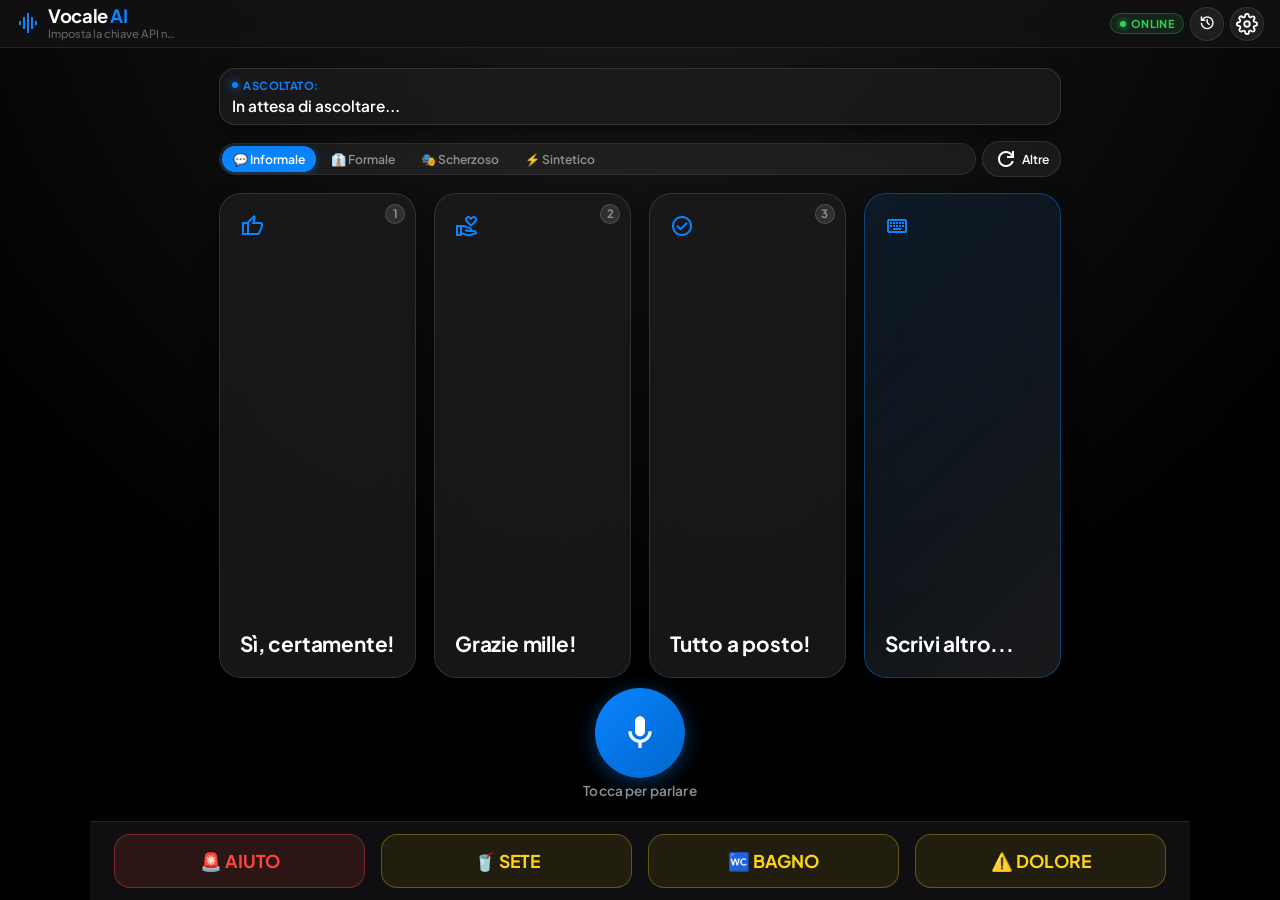
<file: index.html>
<!DOCTYPE html>
<html lang="it">
<head>
    <meta charset="UTF-8">
    <meta name="viewport" content="width=device-width, initial-scale=1.0, maximum-scale=1.0, user-scalable=no, viewport-fit=cover">
    <title>Vocale AI - CAA Predittiva</title>
    <!-- PWA Settings -->
    <link rel="manifest" href="manifest.json">
    <meta name="theme-color" content="#000000">
    <!-- iOS App Capable -->
    <meta name="apple-mobile-web-app-capable" content="yes">
    <meta name="apple-mobile-web-app-status-bar-style" content="black-translucent">
    <meta name="apple-mobile-web-app-title" content="Vocale AI">
    <link rel="apple-touch-icon" href="data:image/svg+xml;utf8,<svg xmlns=%22http://www.w3.org/2000/svg%22 viewBox=%220 0 24 24%22 width=%22180%22 height=%22180%22 fill=%22none%22 stroke=%22%2306b6d4%22 stroke-width=%222%22 stroke-linecap=%22round%22 stroke-linejoin=%22round%22><path d=%22M12 14c1.66 0 3-1.34 3-3V5c0-1.66-1.34-3-3-3S9 3.34 9 5v6c0 1.66 1.34 3 3 3z%22/><path d=%22M17 11c0 2.76-2.24 5-5 5s-5-2.24-5-5H5c0 3.53 2.61 6.43 6 6.92V21h2v-3.08c3.39-.49 6-3.39 6-6.92h-2z%22/></svg>">
    
    <link rel="stylesheet" href="style.css">
    <!-- Google Fonts & Material Symbols (Stitch Design System) -->
    <link rel="preconnect" href="https://fonts.googleapis.com">
    <link rel="preconnect" href="https://fonts.gstatic.com" crossorigin>
    <link href="https://fonts.googleapis.com/css2?family=Outfit:wght@400;600;800&family=Plus+Jakarta+Sans:wght@400;500;600;700&family=Atkinson+Hyperlegible+Next:wght@600&display=swap" rel="stylesheet">
    <link href="https://fonts.googleapis.com/css2?family=Material+Symbols+Outlined:wght,FILL@100..700,0..1&display=swap" rel="stylesheet">
</head>
<body>

    <header class="app-header">
        <div class="header-left">
            <span class="material-symbols-outlined logo-icon">graphic_eq</span>
            <div class="logo-wrapper">
                <h1 class="logo">Vocale <span class="accent">AI</span></h1>
                <div id="status" class="status-subtext">Caricamento in corso...</div>
            </div>
        </div>
        
        <div class="header-right">
            <!-- Network status badge -->
            <div id="network-badge" class="network-badge online" title="Stato Rete: Online (Gemini)">
                <span class="badge-dot"></span>
                <span class="badge-text">Online</span>
            </div>
            
            <button id="history-open-btn" class="icon-btn" aria-label="Cronologia dialoghi" title="Cronologia dialoghi">
                <span class="material-symbols-outlined">history</span>
            </button>

            <button id="settings-open-btn" class="icon-btn" aria-label="Apri impostazioni" title="Impostazioni">
                <svg viewBox="0 0 24 24" width="22" height="22" fill="none" stroke="currentColor" stroke-width="2" stroke-linecap="round" stroke-linejoin="round">
                    <circle cx="12" cy="12" r="3"></circle>
                    <path d="M19.4 15a1.65 1.65 0 0 0 .33 1.82l.06.06a2 2 0 1 1-2.83 2.83l-.06-.06a1.65 1.65 0 0 0-1.82-.33 1.65 1.65 0 0 0-1 1.51V21a2 2 0 0 1-4 0v-.09A1.65 1.65 0 0 0 9 19.4a1.65 1.65 0 0 0-1.82.33l-.06.06a2 2 0 1 1-2.83-2.83l.06-.06a1.65 1.65 0 0 0 .33-1.82 1.65 1.65 0 0 0-1.51-1H3a2 2 0 0 1 0-4h.09A1.65 1.65 0 0 0 4.6 9a1.65 1.65 0 0 0-.33-1.82l-.06-.06a2 2 0 1 1 2.83-2.83l.06.06a1.65 1.65 0 0 0 1.82.33H9a1.65 1.65 0 0 0 1-1.51V3a2 2 0 0 1 4 0v.09a1.65 1.65 0 0 0 1 1.51 1.65 1.65 0 0 0 1.82-.33l.06-.06a2 2 0 1 1 2.83 2.83l-.06.06a1.65 1.65 0 0 0-.33 1.82V9a1.65 1.65 0 0 0 1.51 1H21a2 2 0 0 1 0 4h-.09a1.65 1.65 0 0 0-1.51 1z"></path>
                </svg>
            </button>
        </div>
    </header>

    <main class="container">
        <!-- Live Speech Context Card (Clean dedicated space) -->
        <div id="heard-box" class="heard-card" role="region" aria-label="Contesto ascoltato">
            <div class="heard-card-top">
                <div class="heard-badge">
                    <span class="heard-live-dot"></span>
                    <span class="heard-label">Ascoltato:</span>
                </div>
                <canvas id="audio-visualizer" width="70" height="16"></canvas>
            </div>
            <div id="heard-text" class="heard-text">In attesa di ascoltare...</div>
        </div>

        <!-- Quick Tone Selector & Regenerate Actions -->
        <div class="tone-bar-container">
            <div class="tone-pills" id="tone-pills" role="radiogroup" aria-label="Tono conversazionale">
                <button class="tone-pill active" data-tone="informale" role="radio" aria-checked="true">💬 Informale</button>
                <button class="tone-pill" data-tone="formale" role="radio" aria-checked="false">👔 Formale</button>
                <button class="tone-pill" data-tone="scherzoso" role="radio" aria-checked="false">🎭 Scherzoso</button>
                <button class="tone-pill" data-tone="sintetico" role="radio" aria-checked="false">⚡ Sintetico</button>
            </div>
            
            <button id="regen-btn" class="regen-btn" aria-label="Altre opzioni di risposta" title="Rigenera 3 risposte alternative">
                <span class="material-symbols-outlined regen-icon">refresh</span>
                <span class="regen-text">Altre</span>
            </button>
        </div>

        <section class="interaction-area">
            <div class="grid-layout">
                <!-- Predictive Buttons (Populated by JS) -->
                <button id="suggest-1" class="suggestion-btn empty" disabled>
                    <span class="btn-num">1</span>
                    <span class="btn-text">Caricamento...</span>
                </button>
                <button id="suggest-2" class="suggestion-btn empty" disabled>
                    <span class="btn-num">2</span>
                    <span class="btn-text">Caricamento...</span>
                </button>
                <button id="suggest-3" class="suggestion-btn empty" disabled>
                    <span class="btn-num">3</span>
                    <span class="btn-text">Caricamento...</span>
                </button>
                
                <!-- Custom Option Button -->
                <button id="custom-btn" class="suggestion-btn custom-option">
                    <span class="material-symbols-outlined btn-icon text-primary">keyboard</span>
                    <span class="btn-text">Scrivi altro...</span>
                </button>
            </div>

            <!-- Central Microphone Button -->
            <div class="mic-container">
                <button id="mic-btn" aria-label="Attiva microfono" class="mic-pulse-btn">
                    <svg viewBox="0 0 24 24" width="36" height="36" fill="currentColor">
                        <path d="M12 14c1.66 0 3-1.34 3-3V5c0-1.66-1.34-3-3-3S9 3.34 9 5v6c0 1.66 1.34 3 3 3z"/>
                        <path d="M17 11c0 2.76-2.24 5-5 5s-5-2.24-5-5H5c0 3.53 2.61 6.43 6 6.92V21h2v-3.08c3.39-.49 6-3.39 6-6.92h-2z"/>
                    </svg>
                </button>
                <span id="mic-instruction" class="mic-instruction">Tocca per parlare</span>
            </div>
        </section>
    </main>

    <!-- Emergency Footer -->
    <footer class="emergency-bar" id="emergency-bar">
        <!-- Will be dynamically populated by JS -->
    </footer>

    <!-- SETTINGS MODAL -->
    <div id="settings-modal" class="modal-overlay hidden" role="dialog" aria-modal="true" aria-labelledby="settings-title">
        <div class="modal-content">
            <div class="modal-header">
                <h2 id="settings-title">Impostazioni</h2>
                <button id="settings-close-btn" class="close-btn" aria-label="Chiudi impostazioni">&times;</button>
            </div>
            <div class="modal-body">
                <div class="form-group">
                    <label for="api-key-input">Gemini API Key</label>
                    <input type="password" id="api-key-input" placeholder="Inserisci la tua API Key...">
                    <small>La chiave viene salvata localmente sul tuo dispositivo.</small>
                </div>

                <div class="form-group">
                    <label for="instructions-input">Profilo Utente / Istruzioni IA</label>
                    <textarea id="instructions-input" placeholder="Es. 'Sono un ragazzo di 20 anni, rispondi con uno stile molto informale e giovanile' oppure 'Usa un tono professionale e formale'..." rows="2"></textarea>
                    <small>Aiuta Gemini ad adattare le risposte alla tua personalità e alle tue esigenze.</small>
                </div>

                <div class="form-row">
                    <div class="form-group half">
                        <label for="username-input">Nome Utente (Allerta)</label>
                        <input type="text" id="username-input" placeholder="Es. Marco">
                    </div>
                    <div class="form-group half">
                        <label for="location-select">Luogo Attuale</label>
                        <select id="location-select">
                            <option value="Generico">Generico</option>
                            <option value="Casa">Casa</option>
                            <option value="Ristorante">Fuori / Ristorante</option>
                            <option value="Medico">Visita Medica</option>
                        </select>
                    </div>
                </div>

                <div class="form-row">
                    <div class="form-group half">
                        <label for="listening-mode-select">Ascolto</label>
                        <select id="listening-mode-select">
                            <option value="manual">Manuale</option>
                            <option value="continuous">Passivo</option>
                        </select>
                    </div>
                    <div class="form-group half">
                        <label for="model-select">Modello IA</label>
                        <select id="model-select">
                            <option value="gemini-2.0-flash">Gemini 2.0 Flash (Consigliato 🚀)</option>
                            <option value="gemini-2.0-flash-lite">Gemini 2.0 Flash-Lite (Ultra Veloce ⚡)</option>
                            <option value="gemini-2.5-flash">Gemini 2.5 Flash (Nuova Generazione)</option>
                            <option value="gemini-1.5-flash">Gemini 1.5 Flash (Stabile)</option>
                            <option value="gemini-1.5-pro">Gemini 1.5 Pro (Avanzato)</option>
                        </select>
                    </div>
                </div>

                <div class="form-group voice-group">
                    <div class="voice-label-row">
                        <label for="voice-select">Voce Sintesi Vocale (TTS)</label>
                        <button type="button" id="voice-preview-btn" class="mini-action-btn">🔊 Prova voce</button>
                    </div>
                    <select id="voice-select">
                        <!-- Populated by JS -->
                    </select>
                </div>

                <div class="form-row">
                    <div class="form-group half">
                        <label for="voice-rate">Velocità</label>
                        <input type="range" id="voice-rate" min="0.5" max="2" step="0.1" value="1">
                        <span id="rate-val">1.0x</span>
                    </div>
                    <div class="form-group half">
                        <label for="voice-pitch">Tonalità</label>
                        <input type="range" id="voice-pitch" min="0.5" max="1.5" step="0.1" value="1">
                        <span id="pitch-val">1.0</span>
                    </div>
                </div>

                <!-- Configurable Emergency Shortcuts -->
                <div class="form-group emergency-config-section">
                    <label>Pulsanti di Emergenza Personalizzati</label>
                    <div class="emergency-config-row">
                        <input type="text" id="em-lbl-1" placeholder="Etichetta (es. 🚨 AIUTO)" class="em-input-lbl">
                        <input type="text" id="em-txt-1" placeholder="Frase parlata (es. Aiuto!)" class="em-input-txt">
                    </div>
                    <div class="emergency-config-row">
                        <input type="text" id="em-lbl-2" placeholder="Etichetta (es. 🥤 SETE)" class="em-input-lbl">
                        <input type="text" id="em-txt-2" placeholder="Frase parlata (es. Voglio bere)" class="em-input-txt">
                    </div>
                    <div class="emergency-config-row">
                        <input type="text" id="em-lbl-3" placeholder="Etichetta (es. 🚾 BAGNO)" class="em-input-lbl">
                        <input type="text" id="em-txt-3" placeholder="Frase parlata (es. Devo andare in bagno)" class="em-input-txt">
                    </div>
                    <div class="emergency-config-row">
                        <input type="text" id="em-lbl-4" placeholder="Etichetta (es. ⚠️ DOLORE)" class="em-input-lbl">
                        <input type="text" id="em-txt-4" placeholder="Frase parlata (es. Sento dolore)" class="em-input-txt">
                    </div>
                </div>

                <div class="form-group danger-zone">
                    <h3>Tema & Galleria Design</h3>
                    <a href="themes_gallery.html" class="primary-btn" style="text-align: center; text-decoration: none; display: block; margin-bottom: 12px; background: linear-gradient(135deg, #0284c7 0%, #06b6d4 100%);">
                        🎨 Sfoglia i 10 Design Stitch (iPhone 13+)
                    </a>

                    <h3>Dati & Backup</h3>
                    <div class="backup-actions-row">
                        <button type="button" id="export-backup-btn" class="secondary-btn">📥 Esporta Backup (JSON)</button>
                        <button type="button" id="import-backup-btn" class="secondary-btn">📤 Importa Backup (JSON)</button>
                        <input type="file" id="import-backup-file" accept=".json" style="display: none;">
                    </div>
                    <button id="clear-memory-btn" class="secondary-btn danger">Cancella cronologia risposte</button>
                </div>
            </div>
            <div class="modal-footer">
                <button id="settings-save-btn" class="primary-btn">Salva Impostazioni</button>
            </div>
        </div>
    </div>

    <!-- CONVERSATION HISTORY MODAL -->
    <div id="history-modal" class="modal-overlay hidden" role="dialog" aria-modal="true" aria-labelledby="history-title">
        <div class="modal-content history-modal-content">
            <div class="modal-header">
                <div class="header-title-wrapper">
                    <span class="material-symbols-outlined text-primary">history</span>
                    <h2 id="history-title">Cronologia Dialoghi</h2>
                </div>
                <button id="history-close-btn" class="close-btn" aria-label="Chiudi cronologia">&times;</button>
            </div>
            <div class="modal-body history-body" id="history-chat-log">
                <!-- Populated dynamically by JS -->
            </div>
            <div class="modal-footer history-footer">
                <button id="history-clear-btn" class="secondary-btn danger">Pulisci</button>
                <button id="history-done-btn" class="primary-btn">Chiudi</button>
            </div>
        </div>
    </div>

    <!-- CUSTOM TEXT INPUT MODAL -->
    <div id="custom-modal" class="modal-overlay hidden" role="dialog" aria-modal="true" aria-labelledby="custom-title">
        <div class="modal-content custom-text-content">
            <div class="modal-header">
                <h2 id="custom-title">Messaggio Personalizzato</h2>
                <button id="custom-close-btn" class="close-btn" aria-label="Chiudi">&times;</button>
            </div>
            <div class="modal-body">
                <textarea id="custom-text-input" placeholder="Scrivi qui quello che vuoi dire..." rows="4"></textarea>
                
                <!-- Quick Phrases inside keyboard modal (dynamic prediction grid) -->
                <div class="quick-words-grid" id="predictive-words-grid">
                    <!-- Word pills will be injected here dynamically by JS -->
                </div>
            </div>
            <div class="modal-footer">
                <button id="custom-clear-btn" class="secondary-btn">Cancella</button>
                <button id="custom-speak-btn" class="primary-btn speak">🗣️ Parla</button>
            </div>
        </div>
    </div>

    <script src="script.js"></script>
</body>
</html>
</file>
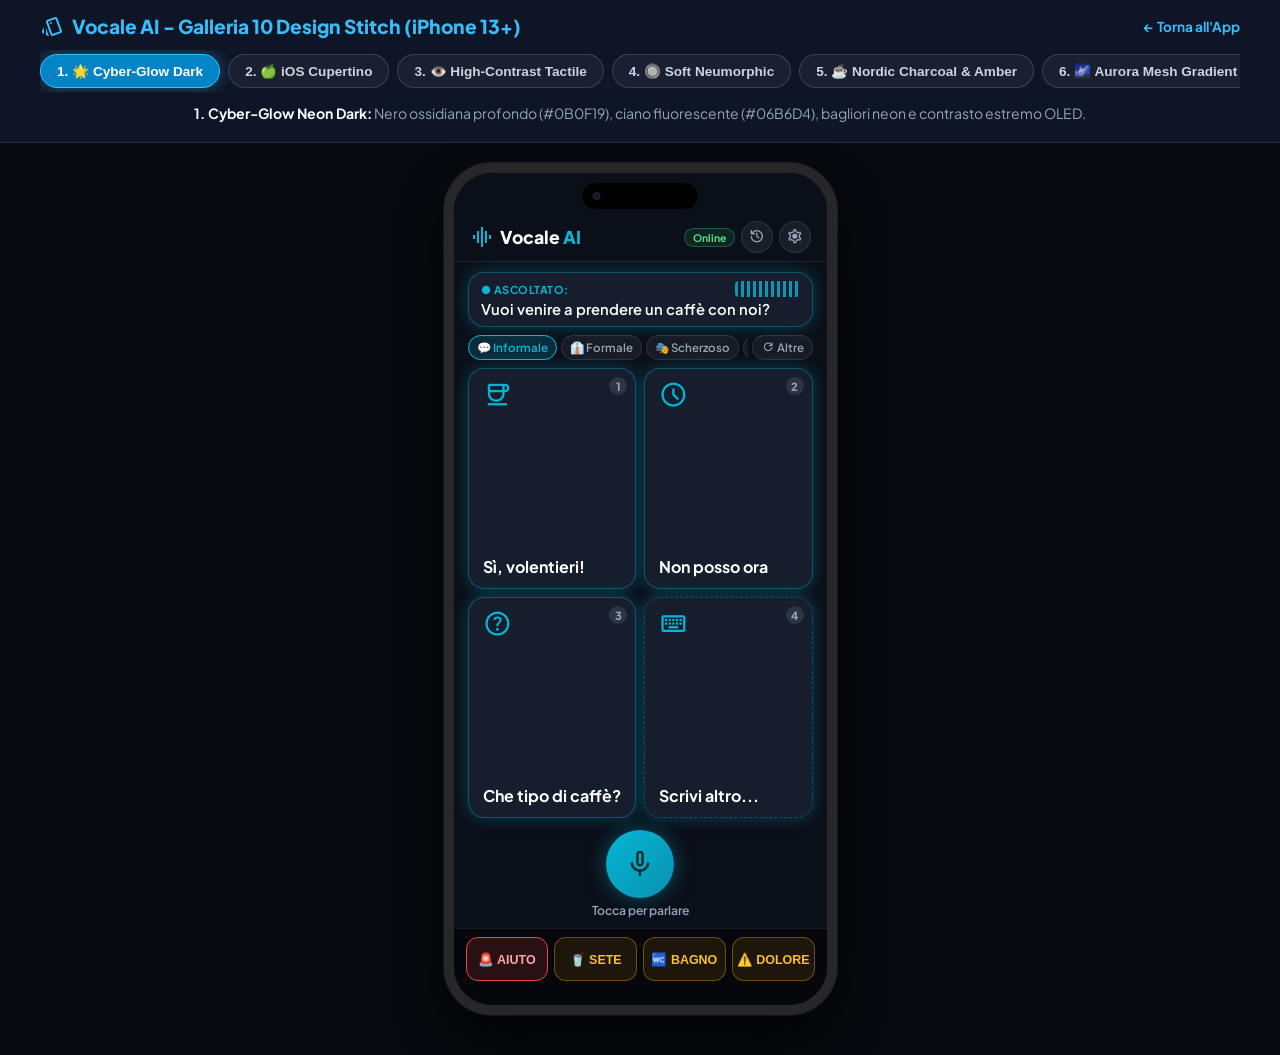
<file: themes_gallery.html>
<!DOCTYPE html>
<html lang="it">
<head>
    <meta charset="UTF-8">
    <meta name="viewport" content="width=device-width, initial-scale=1.0, maximum-scale=1.0, user-scalable=no, viewport-fit=cover">
    <title>Vocale AI - Galleria 10 Design Stitch (iPhone 13+)</title>
    <link rel="preconnect" href="https://fonts.googleapis.com">
    <link rel="preconnect" href="https://fonts.gstatic.com" crossorigin>
    <link href="https://fonts.googleapis.com/css2?family=Plus+Jakarta+Sans:wght@400;500;600;700;800&family=Outfit:wght@500;700&display=swap" rel="stylesheet">
    <link href="https://fonts.googleapis.com/css2?family=Material+Symbols+Outlined:wght,FILL@100..700,0..1&display=swap" rel="stylesheet">
    <style>
        * { box-sizing: border-box; margin: 0; padding: 0; -webkit-tap-highlight-color: transparent; }
        
        body {
            font-family: 'Plus Jakarta Sans', sans-serif;
            background-color: #07090e;
            color: #f1f5f9;
            min-height: 100vh;
            display: flex;
            flex-direction: column;
            align-items: center;
        }

        /* Top Theme Selector Bar */
        .showcase-header {
            width: 100%;
            background: rgba(15, 23, 42, 0.95);
            backdrop-filter: blur(16px);
            border-bottom: 1px solid rgba(255, 255, 255, 0.1);
            padding: 14px 20px;
            display: flex;
            flex-direction: column;
            align-items: center;
            gap: 12px;
            position: sticky;
            top: 0;
            z-index: 50;
        }

        .showcase-title-row {
            display: flex;
            align-items: center;
            justify-content: space-between;
            width: 100%;
            max-width: 1200px;
        }

        .showcase-title {
            font-size: 1.2rem;
            font-weight: 800;
            display: flex;
            align-items: center;
            gap: 8px;
            color: #38bdf8;
        }

        .theme-chips-container {
            display: flex;
            gap: 8px;
            overflow-x: auto;
            max-width: 100%;
            width: 100%;
            max-width: 1200px;
            padding: 4px 0;
            scrollbar-width: none;
        }
        .theme-chips-container::-webkit-scrollbar { display: none; }

        .theme-chip {
            padding: 8px 16px;
            border-radius: 100px;
            border: 1px solid rgba(255, 255, 255, 0.15);
            background: rgba(255, 255, 255, 0.05);
            color: #cbd5e1;
            font-size: 0.85rem;
            font-weight: 600;
            cursor: pointer;
            white-space: nowrap;
            transition: all 0.25s ease;
        }

        .theme-chip:hover {
            background: rgba(56, 189, 248, 0.15);
            border-color: #38bdf8;
            color: #ffffff;
        }

        .theme-chip.active {
            background: #0284c7;
            border-color: #38bdf8;
            color: #ffffff;
            box-shadow: 0 0 16px rgba(56, 189, 248, 0.4);
        }

        /* Description bar */
        .theme-desc-bar {
            max-width: 1200px;
            width: 100%;
            font-size: 0.88rem;
            color: #94a3b8;
            text-align: center;
            min-height: 24px;
        }
        .theme-desc-bar strong { color: #f8fafc; }

        /* iPhone Mockup Frame */
        .phone-wrapper {
            margin: 20px auto 40px;
            width: 100%;
            max-width: 393px;
            height: 852px;
            background: #000000;
            border-radius: 48px;
            border: 10px solid #27272a;
            box-shadow: 0 25px 60px -15px rgba(0, 0, 0, 0.9), 0 0 0 1px rgba(255, 255, 255, 0.1);
            position: relative;
            overflow: hidden;
            display: flex;
            flex-direction: column;
        }

        /* Dynamic Island */
        .dynamic-island {
            width: 115px;
            height: 26px;
            background: #000000;
            border-radius: 20px;
            position: absolute;
            top: 10px;
            left: 50%;
            transform: translateX(-50%);
            z-index: 40;
            display: flex;
            align-items: center;
            justify-content: space-between;
            padding: 0 10px;
        }
        .dynamic-island .camera {
            width: 8px;
            height: 8px;
            background: #111827;
            border-radius: 50%;
            border: 1px solid #1f2937;
        }

        /* Simulated App Viewport */
        .app-viewport {
            flex: 1;
            display: flex;
            flex-direction: column;
            height: 100%;
            width: 100%;
            overflow: hidden;
            padding-top: 40px;
            position: relative;
            transition: all 0.3s cubic-bezier(0.4, 0, 0.2, 1);
        }

        /* THEMES */
        .theme-1 {
            --bg-base: #0b0f19;
            --bg-card: #161e2e;
            --border-card: rgba(6, 182, 212, 0.35);
            --glow: 0 0 15px rgba(6, 182, 212, 0.3);
            --accent: #06b6d4;
            --accent-text: #06b6d4;
            --text-main: #ffffff;
            --text-sub: #94a3b8;
            --mic-bg: linear-gradient(135deg, #06b6d4 0%, #0891b2 100%);
            --emergency-bg: rgba(245, 158, 11, 0.1);
            --emergency-border: rgba(245, 158, 11, 0.4);
            --emergency-text: #fbbf24;
            --radius-card: 16px;
        }
        .theme-2 {
            --bg-base: #000000;
            --bg-card: rgba(28, 28, 30, 0.85);
            --border-card: rgba(255, 255, 255, 0.12);
            --glow: none;
            --accent: #0a84ff;
            --accent-text: #0a84ff;
            --text-main: #ffffff;
            --text-sub: #8e8e93;
            --mic-bg: linear-gradient(135deg, #0a84ff 0%, #0066cc 100%);
            --emergency-bg: rgba(255, 255, 255, 0.08);
            --emergency-border: rgba(255, 255, 255, 0.15);
            --emergency-text: #ffd60a;
            --radius-card: 20px;
        }
        .theme-3 {
            --bg-base: #000000;
            --bg-card: #121212;
            --border-card: #facc15;
            --glow: 0 0 0 2px #facc15;
            --accent: #38bdf8;
            --accent-text: #facc15;
            --text-main: #ffffff;
            --text-sub: #cbd5e1;
            --mic-bg: #facc15;
            --emergency-bg: #1e1e1e;
            --emergency-border: #f87171;
            --emergency-text: #ffffff;
            --radius-card: 12px;
        }
        .theme-4 {
            --bg-base: #0f172a;
            --bg-card: #1e293b;
            --border-card: rgba(255, 255, 255, 0.05);
            --glow: 4px 4px 10px #090d16, -4px -4px 10px #233148;
            --accent: #38bdf8;
            --accent-text: #38bdf8;
            --text-main: #f1f5f9;
            --text-sub: #94a3b8;
            --mic-bg: linear-gradient(145deg, #202d42, #1b2535);
            --emergency-bg: #1e293b;
            --emergency-border: rgba(255, 255, 255, 0.08);
            --emergency-text: #f59e0b;
            --radius-card: 18px;
        }
        .theme-5 {
            --bg-base: #18181b;
            --bg-card: #27272a;
            --border-card: rgba(245, 158, 11, 0.25);
            --glow: 0 4px 12px rgba(0, 0, 0, 0.5);
            --accent: #f59e0b;
            --accent-text: #f59e0b;
            --text-main: #fafaf9;
            --text-sub: #a1a1aa;
            --mic-bg: linear-gradient(135deg, #f59e0b 0%, #d97706 100%);
            --emergency-bg: rgba(245, 158, 11, 0.12);
            --emergency-border: rgba(245, 158, 11, 0.35);
            --emergency-text: #fef3c7;
            --radius-card: 16px;
        }
        .theme-6 {
            --bg-base: #0b1120;
            --bg-card: rgba(30, 41, 59, 0.7);
            --border-card: rgba(168, 85, 247, 0.4);
            --glow: 0 0 20px rgba(168, 85, 247, 0.25);
            --accent: #a855f7;
            --accent-text: #38bdf8;
            --text-main: #ffffff;
            --text-sub: #cbd5e1;
            --mic-bg: linear-gradient(135deg, #a855f7 0%, #06b6d4 100%);
            --emergency-bg: rgba(236, 72, 153, 0.15);
            --emergency-border: rgba(236, 72, 153, 0.4);
            --emergency-text: #fbcfe8;
            --radius-card: 18px;
        }
        .theme-7 {
            --bg-base: #090d16;
            --bg-card: rgba(255, 255, 255, 0.05);
            --border-card: rgba(255, 255, 255, 0.15);
            --glow: 0 8px 32px 0 rgba(0, 0, 0, 0.37);
            --accent: #22d3ee;
            --accent-text: #22d3ee;
            --text-main: #ffffff;
            --text-sub: #94a3b8;
            --mic-bg: linear-gradient(135deg, rgba(34, 211, 238, 0.8) 0%, rgba(6, 182, 212, 0.9) 100%);
            --emergency-bg: rgba(255, 255, 255, 0.06);
            --emergency-border: rgba(255, 255, 255, 0.12);
            --emergency-text: #fde047;
            --radius-card: 20px;
        }
        .theme-8 {
            --bg-base: #111827;
            --bg-card: #1f2937;
            --border-card: rgba(251, 146, 60, 0.3);
            --glow: 0 4px 14px rgba(0, 0, 0, 0.4);
            --accent: #fb923c;
            --accent-text: #fb923c;
            --text-main: #ffffff;
            --text-sub: #9ca3af;
            --mic-bg: linear-gradient(135deg, #fb923c 0%, #ea580c 100%);
            --emergency-bg: rgba(251, 146, 60, 0.12);
            --emergency-border: rgba(251, 146, 60, 0.4);
            --emergency-text: #ffedd5;
            --radius-card: 18px;
        }
        .theme-9 {
            --bg-base: #0f172a;
            --bg-card: #1e293b;
            --border-card: #06b6d4;
            --glow: 0 0 10px rgba(6, 182, 212, 0.25);
            --accent: #06b6d4;
            --accent-text: #06b6d4;
            --text-main: #ffffff;
            --text-sub: #94a3b8;
            --mic-bg: #06b6d4;
            --emergency-bg: rgba(249, 115, 22, 0.15);
            --emergency-border: #f97316;
            --emergency-text: #ffedd5;
            --radius-card: 14px;
        }
        .theme-10 {
            --bg-base: #0e131f;
            --bg-card: #182234;
            --border-card: rgba(56, 189, 248, 0.25);
            --glow: 0 8px 20px -4px rgba(0, 0, 0, 0.6);
            --accent: #38bdf8;
            --accent-text: #38bdf8;
            --text-main: #ffffff;
            --text-sub: #94a3b8;
            --mic-bg: linear-gradient(135deg, #38bdf8 0%, #0284c7 100%);
            --emergency-bg: rgba(245, 158, 11, 0.12);
            --emergency-border: rgba(245, 158, 11, 0.3);
            --emergency-text: #fef08a;
            --radius-card: 16px;
        }

        .app-viewport {
            background-color: var(--bg-base);
            color: var(--text-main);
            display: flex;
            flex-direction: column;
            justify-content: space-between;
        }

        .mock-header {
            padding: 8px 16px;
            display: flex;
            align-items: center;
            justify-content: space-between;
            border-bottom: 1px solid rgba(255, 255, 255, 0.08);
        }
        .mock-logo {
            font-size: 1.1rem;
            font-weight: 800;
            display: flex;
            align-items: center;
            gap: 6px;
        }
        .mock-logo .accent { color: var(--accent); }
        .mock-header-right {
            display: flex;
            align-items: center;
            gap: 6px;
        }
        .mock-badge {
            font-size: 0.65rem;
            font-weight: 700;
            padding: 2px 8px;
            border-radius: 20px;
            background: rgba(74, 222, 128, 0.1);
            color: #4ade80;
            border: 1px solid rgba(74, 222, 128, 0.3);
        }
        .mock-icon-btn {
            width: 32px;
            height: 32px;
            border-radius: 50%;
            background: rgba(255, 255, 255, 0.06);
            border: 1px solid rgba(255, 255, 255, 0.1);
            color: var(--text-sub);
            display: flex;
            align-items: center;
            justify-content: center;
        }
        .mock-icon-btn span { font-size: 1.1rem; }

        .mock-container {
            flex: 1;
            padding: 10px 14px 6px;
            display: flex;
            flex-direction: column;
            gap: 8px;
            min-height: 0;
        }

        .mock-heard-card {
            background: var(--bg-card);
            border: 1px solid var(--border-card);
            border-radius: var(--radius-card);
            box-shadow: var(--glow);
            padding: 8px 12px;
            display: flex;
            flex-direction: column;
            gap: 3px;
            transition: all 0.3s ease;
        }
        .mock-heard-top {
            display: flex;
            align-items: center;
            justify-content: space-between;
        }
        .mock-heard-badge {
            font-size: 0.68rem;
            font-weight: 700;
            color: var(--accent-text);
            text-transform: uppercase;
            letter-spacing: 0.05em;
        }
        .mock-wave {
            height: 16px;
            width: 65px;
            background: repeating-linear-gradient(90deg, var(--accent) 0, var(--accent) 3px, transparent 3px, transparent 6px);
            border-radius: 4px;
            opacity: 0.8;
        }
        .mock-heard-text {
            font-size: 0.92rem;
            font-weight: 600;
            color: var(--text-main);
            white-space: nowrap;
            overflow: hidden;
            text-overflow: ellipsis;
        }

        .mock-tone-bar {
            display: flex;
            align-items: center;
            justify-content: space-between;
            gap: 4px;
        }
        .mock-tone-pills {
            display: flex;
            gap: 4px;
            overflow-x: auto;
            scrollbar-width: none;
        }
        .mock-tone-pill {
            padding: 4px 8px;
            border-radius: 100px;
            font-size: 0.72rem;
            font-weight: 600;
            background: rgba(255, 255, 255, 0.05);
            border: 1px solid rgba(255, 255, 255, 0.1);
            color: var(--text-sub);
            white-space: nowrap;
        }
        .mock-tone-pill.active {
            background: rgba(6, 182, 212, 0.18);
            border-color: var(--accent);
            color: var(--accent-text);
        }
        .mock-regen-btn {
            padding: 4px 8px;
            border-radius: 100px;
            font-size: 0.72rem;
            font-weight: 600;
            background: rgba(255, 255, 255, 0.05);
            border: 1px solid rgba(255, 255, 255, 0.1);
            color: var(--text-sub);
            display: flex;
            align-items: center;
            gap: 2px;
        }

        .mock-grid {
            display: grid;
            grid-template-columns: 1fr 1fr;
            grid-template-rows: 1fr 1fr;
            gap: 8px;
            flex: 1;
            min-height: 0;
        }
        .mock-card {
            background: var(--bg-card);
            border: 1px solid var(--border-card);
            border-radius: var(--radius-card);
            box-shadow: var(--glow);
            padding: 12px 14px;
            display: flex;
            flex-direction: column;
            justify-content: space-between;
            position: relative;
            cursor: pointer;
            transition: all 0.25s ease;
        }
        .mock-card:active { transform: scale(0.97); }
        .mock-card-icon {
            font-size: 1.8rem;
            color: var(--accent-text);
        }
        .mock-card-badge {
            position: absolute;
            top: 8px;
            right: 8px;
            font-size: 0.7rem;
            font-weight: 800;
            width: 18px;
            height: 18px;
            border-radius: 50%;
            background: rgba(255, 255, 255, 0.1);
            display: flex;
            align-items: center;
            justify-content: center;
            color: var(--text-sub);
        }
        .mock-card-text {
            font-size: 1rem;
            font-weight: 700;
            color: var(--text-main);
            line-height: 1.2;
        }

        .mock-mic-section {
            display: flex;
            flex-direction: column;
            align-items: center;
            gap: 4px;
            padding: 4px 0;
        }
        .mock-mic-btn {
            width: 68px;
            height: 68px;
            border-radius: 50%;
            background: var(--mic-bg);
            color: #042f2e;
            display: flex;
            align-items: center;
            justify-content: center;
            border: none;
            cursor: pointer;
            box-shadow: 0 0 20px rgba(6, 182, 212, 0.4);
        }
        .mock-mic-btn span { font-size: 2rem; }
        .mock-mic-label {
            font-size: 0.76rem;
            font-weight: 600;
            color: var(--text-sub);
        }

        .mock-emergency-bar {
            display: grid;
            grid-template-columns: repeat(4, 1fr);
            gap: 6px;
            padding: 8px 12px 24px;
            background: rgba(0, 0, 0, 0.5);
            border-top: 1px solid rgba(255, 255, 255, 0.08);
        }
        .mock-em-btn {
            height: 44px;
            border-radius: 12px;
            background: var(--emergency-bg);
            border: 1px solid var(--emergency-border);
            color: var(--emergency-text);
            font-size: 0.78rem;
            font-weight: 700;
            display: flex;
            align-items: center;
            justify-content: center;
            cursor: pointer;
            white-space: nowrap;
        }
        .mock-em-btn.help {
            border-color: #ef4444;
            background: rgba(239, 68, 68, 0.15);
            color: #fca5a5;
        }

        @media (max-width: 600px) {
            .phone-wrapper {
                border: none;
                border-radius: 0;
                max-width: 100%;
                height: 100vh;
                margin: 0;
            }
            .dynamic-island { display: none; }
            .app-viewport { padding-top: 0; }
        }
    </style>
</head>
<body>

    <header class="showcase-header">
        <div class="showcase-title-row">
            <div class="showcase-title">
                <span class="material-symbols-outlined">style</span>
                <span>Vocale AI - Galleria 10 Design Stitch (iPhone 13+)</span>
            </div>
            <a href="index.html" style="color: #38bdf8; text-decoration: none; font-size: 0.85rem; font-weight: 700;">← Torna all'App</a>
        </div>

        <div class="theme-chips-container" id="theme-selector">
            <button class="theme-chip active" data-theme="1" data-desc="Nero ossidiana profondo (#0B0F19), ciano fluorescente (#06B6D4), bagliori neon e contrasto estremo OLED.">1. 🌟 Cyber-Glow Dark</button>
            <button class="theme-chip" data-theme="2" data-desc="Stile Apple nativo iOS 18: superfici in vetro satinato (Frosted Glass), controlli segmentati e azzurro Cupertino.">2. 🍏 iOS Cupertino</button>
            <button class="theme-chip" data-theme="3" data-desc="Massima accessibilità visiva: nero assoluto OLED, bordi spessi 2px Giallo Sicurezza e Ciano Elettrico.">3. 👁️ High-Contrast Tactile</button>
            <button class="theme-chip" data-theme="4" data-desc="Superfici in ardesia scura con ombre 3D morbide estruse che simulano tasti fisici reali al tocco.">4. 🔘 Soft Neumorphic</button>
            <button class="theme-chip" data-theme="5" data-desc="Minimalismo scandinavo: carbone opaco caldo (#18181B) con eleganti riflessi miele e ambra (#F59E0B).">5. ☕ Nordic Charcoal & Amber</button>
            <button class="theme-chip" data-theme="6" data-desc="Gradienti fluidi a rete (smeraldo, violetto, ciano) che pulsano dietro le tessere e il microfono.">6. 🌌 Aurora Mesh Gradient</button>
            <button class="theme-chip" data-theme="7" data-desc="Schede in vetro stratificato fluttuanti a più livelli con riflessi zaffiro e dock sopraelevato.">7. 🗂️ Layered Glassmorphic</button>
            <button class="theme-chip" data-theme="8" data-desc="Layout a raggio di pollice con target ingranditi nell'area inferiore per facilitare l'uso ad una mano.">8. 🎯 Ergonomic Thumb Arc</button>
            <button class="theme-chip" data-theme="9" data-desc="Codifica colore binaria ultra-veloce (Ciano per il dialogo, Arancio per bisogni/emergenze) e tipografia tecnica.">9. ⚡ Bionic Duo-Tone</button>
            <button class="theme-chip" data-theme="10" data-desc="Struttura asimmetrica moderna a blocchi Bento-box ottimizzata per display ProMotion a 120Hz.">10. 🍱 Bento-Grid Modular</button>
        </div>

        <div class="theme-desc-bar" id="theme-desc">
            <strong>1. Cyber-Glow Neon Dark:</strong> Nero ossidiana profondo (#0B0F19), ciano fluorescente (#06B6D4), bagliori neon e contrasto estremo OLED.
        </div>
    </header>

    <div class="phone-wrapper">
        <div class="dynamic-island">
            <div class="camera"></div>
        </div>

        <div class="app-viewport theme-1" id="app-view">
            <div class="mock-header">
                <div class="mock-logo">
                    <span class="material-symbols-outlined" style="color: var(--accent);">graphic_eq</span>
                    <span>Vocale <span class="accent">AI</span></span>
                </div>
                <div class="mock-header-right">
                    <div class="mock-badge">Online</div>
                    <div class="mock-icon-btn"><span class="material-symbols-outlined">history</span></div>
                    <div class="mock-icon-btn"><span class="material-symbols-outlined">settings</span></div>
                </div>
            </div>

            <div class="mock-container">
                <div class="mock-heard-card">
                    <div class="mock-heard-top">
                        <span class="mock-heard-badge">● Ascoltato:</span>
                        <div class="mock-wave"></div>
                    </div>
                    <div class="mock-heard-text">Vuoi venire a prendere un caffè con noi?</div>
                </div>

                <div class="mock-tone-bar">
                    <div class="mock-tone-pills">
                        <span class="mock-tone-pill active">💬 Informale</span>
                        <span class="mock-tone-pill">👔 Formale</span>
                        <span class="mock-tone-pill">🎭 Scherzoso</span>
                        <span class="mock-tone-pill">⚡ Sintetico</span>
                    </div>
                    <div class="mock-regen-btn">
                        <span class="material-symbols-outlined" style="font-size: 0.9rem;">refresh</span>
                        <span>Altre</span>
                    </div>
                </div>

                <div class="mock-grid">
                    <div class="mock-card">
                        <span class="material-symbols-outlined mock-card-icon">coffee</span>
                        <span class="mock-card-badge">1</span>
                        <span class="mock-card-text">Sì, volentieri!</span>
                    </div>
                    <div class="mock-card">
                        <span class="material-symbols-outlined mock-card-icon">schedule</span>
                        <span class="mock-card-badge">2</span>
                        <span class="mock-card-text">Non posso ora</span>
                    </div>
                    <div class="mock-card">
                        <span class="material-symbols-outlined mock-card-icon">help</span>
                        <span class="mock-card-badge">3</span>
                        <span class="mock-card-text">Che tipo di caffè?</span>
                    </div>
                    <div class="mock-card" style="border-style: dashed;">
                        <span class="material-symbols-outlined mock-card-icon">keyboard</span>
                        <span class="mock-card-badge">4</span>
                        <span class="mock-card-text">Scrivi altro...</span>
                    </div>
                </div>

                <div class="mock-mic-section">
                    <button class="mock-mic-btn">
                        <span class="material-symbols-outlined">mic</span>
                    </button>
                    <span class="mock-mic-label">Tocca per parlare</span>
                </div>
            </div>

            <div class="mock-emergency-bar">
                <button class="mock-em-btn help">🚨 AIUTO</button>
                <button class="mock-em-btn">🥤 SETE</button>
                <button class="mock-em-btn">🚾 BAGNO</button>
                <button class="mock-em-btn">⚠️ DOLORE</button>
            </div>
        </div>
    </div>

    <script>
        const chips = document.querySelectorAll('.theme-chip');
        const appView = document.getElementById('app-view');
        const descBar = document.getElementById('theme-desc');

        chips.forEach(chip => {
            chip.addEventListener('click', () => {
                chips.forEach(c => c.classList.remove('active'));
                chip.classList.add('active');

                const themeNum = chip.dataset.theme;
                const themeDesc = chip.dataset.desc;
                const themeName = chip.textContent;

                appView.className = 'app-viewport theme-' + themeNum;
                descBar.innerHTML = '<strong>' + themeName + ':</strong> ' + themeDesc;

                if (navigator.vibrate) {
                    navigator.vibrate(20);
                }
            });
        });
    </script>
</body>
</html>
</file>
<file: style.css>
/* ==========================================================================
   Vocale AI - iOS Minimalist Cupertino Design System (iPhone 13+ Optimized)
   ========================================================================== */

:root {
    /* iOS System Colors & Frosted Glass */
    --bg-main: #000000;
    --bg-card: rgba(28, 28, 30, 0.82);
    --bg-card-hover: rgba(44, 44, 46, 0.95);
    --bg-header: rgba(18, 18, 20, 0.85);
    
    /* Text Colors */
    --text-primary: #ffffff;
    --text-secondary: #8e8e93;
    --text-muted: #636366;
    
    /* Apple System Accent Colors */
    --accent-cyan: #0a84ff; /* Apple Azure Blue */
    --accent-cyan-glow: rgba(10, 132, 255, 0.3);
    --accent-yellow: #ffd60a; /* Apple Amber Yellow */
    --accent-yellow-glow: rgba(255, 214, 10, 0.25);
    --accent-red: #ff453a; /* Apple System Red */
    --accent-red-glow: rgba(255, 69, 58, 0.3);
    
    /* Typography & Depth */
    --font-main: -apple-system, BlinkMacSystemFont, 'Plus Jakarta Sans', "SF Pro Display", "SF Pro Text", "Segoe UI", Roboto, sans-serif;
    --shadow-card: 0 8px 24px -6px rgba(0, 0, 0, 0.7);
    --shadow-neon: 0 0 20px rgba(10, 132, 255, 0.35);
    --transition-smooth: all 0.25s cubic-bezier(0.25, 1, 0.5, 1);
}

/* Reset and iOS Base */
* {
    box-sizing: border-box;
    margin: 0;
    padding: 0;
    -webkit-tap-highlight-color: transparent;
}

html, body {
    position: fixed;
    width: 100%;
    height: 100dvh;
    height: -webkit-fill-available;
    overflow: hidden;
    background-color: var(--bg-main);
    background-image: radial-gradient(circle at 50% -15%, #1c1c1e 0%, #000000 70%);
    color: var(--text-primary);
    font-family: var(--font-main);
    display: flex;
    flex-direction: column;
    -webkit-font-smoothing: antialiased;
}

/* ==========================================================================
   1. Compact iOS Header (Safe Area Top & Frosted Acrylic)
   ========================================================================== */
.app-header {
    height: calc(48px + env(safe-area-inset-top, 0px));
    padding: env(safe-area-inset-top, 0px) 16px 0 16px;
    background-color: var(--bg-header);
    backdrop-filter: blur(25px);
    -webkit-backdrop-filter: blur(25px);
    border-bottom: 1px solid rgba(255, 255, 255, 0.08);
    display: flex;
    align-items: center;
    justify-content: space-between;
    z-index: 20;
    flex-shrink: 0;
    gap: 8px;
}

.header-left {
    display: flex;
    align-items: center;
    gap: 8px;
    min-width: 0;
}

.logo-icon {
    font-size: 1.6rem;
    color: var(--accent-cyan);
    flex-shrink: 0;
}

.logo-wrapper {
    display: flex;
    flex-direction: column;
    min-width: 0;
}

.logo {
    font-size: 1.15rem;
    font-weight: 700;
    letter-spacing: -0.02em;
    line-height: 1.1;
    white-space: nowrap;
}

.logo .accent {
    color: var(--accent-cyan);
}

.status-subtext {
    font-size: 0.7rem;
    color: var(--text-muted);
    font-weight: 500;
    white-space: nowrap;
    overflow: hidden;
    text-overflow: ellipsis;
    max-width: 130px;
}

.header-right {
    display: flex;
    align-items: center;
    gap: 6px;
    flex-shrink: 0;
}

/* Network Status Badge */
.network-badge {
    display: flex;
    align-items: center;
    gap: 5px;
    padding: 3px 9px;
    border-radius: 20px;
    font-size: 0.68rem;
    font-weight: 700;
    letter-spacing: 0.03em;
    text-transform: uppercase;
    background: rgba(255, 255, 255, 0.06);
    border: 1px solid rgba(255, 255, 255, 0.1);
}

.network-badge.online {
    color: #30d158;
    border-color: rgba(48, 209, 88, 0.3);
    background: rgba(48, 209, 88, 0.1);
}

.network-badge.offline {
    color: #ff9f0a;
    border-color: rgba(255, 159, 10, 0.3);
    background: rgba(255, 159, 10, 0.1);
}

.badge-dot {
    width: 6px;
    height: 6px;
    border-radius: 50%;
    background-color: currentColor;
    box-shadow: 0 0 6px currentColor;
}

.icon-btn {
    background: rgba(255, 255, 255, 0.06);
    border: 1px solid rgba(255, 255, 255, 0.1);
    color: var(--text-primary);
    cursor: pointer;
    width: 34px;
    height: 34px;
    border-radius: 50%;
    transition: var(--transition-smooth);
    display: flex;
    align-items: center;
    justify-content: center;
    flex-shrink: 0;
}

.icon-btn:active {
    transform: scale(0.92);
    background-color: rgba(255, 255, 255, 0.15);
}

.icon-btn .material-symbols-outlined {
    font-size: 1.15rem;
}

/* ==========================================================================
   2. Main Flexible Container
   ========================================================================== */
.container {
    flex: 1;
    min-height: 0;
    display: flex;
    flex-direction: column;
    padding: 10px 14px 6px;
    gap: 8px;
    overflow: hidden;
}

/* ==========================================================================
   3. Live Speech Context Card (Frosted Glass Cupertino Panel)
   ========================================================================== */
.heard-card {
    background: var(--bg-card);
    border: 1px solid rgba(255, 255, 255, 0.12);
    border-radius: 16px;
    padding: 8px 12px;
    display: flex;
    flex-direction: column;
    gap: 3px;
    flex-shrink: 0;
    transition: var(--transition-smooth);
    backdrop-filter: blur(20px);
    -webkit-backdrop-filter: blur(20px);
    box-shadow: var(--shadow-card);
}

.heard-card-top {
    display: flex;
    align-items: center;
    justify-content: space-between;
}

.heard-badge {
    display: flex;
    align-items: center;
    gap: 5px;
    font-size: 0.7rem;
    font-weight: 700;
    text-transform: uppercase;
    letter-spacing: 0.04em;
    color: var(--accent-cyan);
}

.heard-live-dot {
    width: 6px;
    height: 6px;
    border-radius: 50%;
    background-color: var(--accent-cyan);
    box-shadow: 0 0 8px var(--accent-cyan);
    animation: live-pulse 1.8s infinite ease-in-out;
}

@keyframes live-pulse {
    0%, 100% { opacity: 0.6; transform: scale(0.9); }
    50% { opacity: 1; transform: scale(1.2); }
}

#audio-visualizer {
    width: 70px;
    height: 16px;
    display: block;
    background: transparent;
    pointer-events: none;
}

.heard-text {
    color: var(--text-primary);
    font-size: clamp(0.85rem, 2.8vw, 0.96rem);
    font-weight: 600;
    line-height: 1.28;
    display: -webkit-box;
    -webkit-line-clamp: 2;
    -webkit-box-orient: vertical;
    overflow: hidden;
    word-break: break-word;
}

/* Mention Alert */
@keyframes alert-card-pulse {
    0%, 100% {
        box-shadow: 0 0 8px var(--accent-yellow-glow);
        border-color: rgba(255, 214, 10, 0.4);
    }
    50% {
        box-shadow: 0 0 18px var(--accent-yellow), 0 0 8px var(--accent-yellow-glow);
        border-color: var(--accent-yellow);
    }
}

.heard-card.alert-glow {
    animation: alert-card-pulse 1.4s infinite ease-in-out;
    background: rgba(255, 214, 10, 0.12) !important;
    border-color: var(--accent-yellow) !important;
}

/* ==========================================================================
   4. iOS-Style Segmented Tone Pills & Action Bar
   ========================================================================== */
.tone-bar-container {
    display: flex;
    align-items: center;
    justify-content: space-between;
    gap: 6px;
    width: 100%;
    flex-shrink: 0;
}

.tone-pills {
    display: flex;
    align-items: center;
    gap: 4px;
    overflow-x: auto;
    padding: 2px;
    -webkit-overflow-scrolling: touch;
    scrollbar-width: none;
    flex: 1;
    min-width: 0;
    background: rgba(255, 255, 255, 0.06);
    border-radius: 100px;
    border: 1px solid rgba(255, 255, 255, 0.08);
}

.tone-pills::-webkit-scrollbar {
    display: none;
}

.tone-pill {
    background: transparent;
    border: none;
    color: var(--text-secondary);
    border-radius: 100px;
    padding: 5px 11px;
    font-size: 0.76rem;
    font-weight: 600;
    white-space: nowrap;
    cursor: pointer;
    transition: var(--transition-smooth);
    font-family: var(--font-main);
    flex-shrink: 0;
}

.tone-pill:hover {
    color: var(--text-primary);
}

.tone-pill.active {
    background: var(--accent-cyan);
    color: #ffffff;
    box-shadow: 0 2px 8px rgba(10, 132, 255, 0.4);
}

.regen-btn {
    display: flex;
    align-items: center;
    gap: 4px;
    background: rgba(255, 255, 255, 0.06);
    border: 1px solid rgba(255, 255, 255, 0.1);
    color: var(--text-primary);
    border-radius: 100px;
    padding: 5px 11px;
    font-size: 0.76rem;
    font-weight: 600;
    cursor: pointer;
    white-space: nowrap;
    transition: var(--transition-smooth);
    flex-shrink: 0;
    font-family: var(--font-main);
}

.regen-btn:active .regen-icon {
    transform: rotate(180deg);
}

@keyframes regen-spin {
    0% { transform: rotate(0deg); }
    100% { transform: rotate(360deg); }
}

.regen-btn.spinning .regen-icon {
    animation: regen-spin 0.8s linear infinite;
    color: var(--accent-cyan);
}

.regen-icon {
    font-size: 1rem;
    transition: transform 0.4s cubic-bezier(0.25, 1, 0.5, 1);
}

/* ==========================================================================
   5. Interaction Area & 2x2 Squircle Cards
   ========================================================================== */
.interaction-area {
    flex: 1;
    min-height: 0;
    display: flex;
    flex-direction: column;
    gap: 8px;
}

.grid-layout {
    display: grid;
    grid-template-columns: 1fr 1fr;
    grid-template-rows: 1fr 1fr;
    gap: 8px;
    flex: 1;
    min-height: 0;
}

.suggestion-btn {
    background: var(--bg-card);
    border: 1px solid rgba(255, 255, 255, 0.12);
    border-radius: 18px;
    color: var(--text-primary);
    cursor: pointer;
    display: flex;
    flex-direction: column;
    align-items: flex-start;
    justify-content: space-between;
    padding: 12px 14px;
    transition: var(--transition-smooth);
    box-shadow: var(--shadow-card);
    text-align: left;
    position: relative;
    overflow: hidden;
    flex: 1;
    min-height: 0;
    font-family: var(--font-main);
    backdrop-filter: blur(25px);
    -webkit-backdrop-filter: blur(25px);
}

.suggestion-btn:not(.empty):active {
    transform: scale(0.96);
    background-color: var(--bg-card-hover);
}

.suggestion-btn:not(.empty):hover {
    background-color: var(--bg-card-hover);
    border-color: rgba(10, 132, 255, 0.5);
}

.suggestion-btn.speaking-active {
    border-color: #30d158 !important;
    background: linear-gradient(135deg, rgba(48, 209, 88, 0.22) 0%, var(--bg-card-hover) 100%) !important;
    box-shadow: 0 0 18px rgba(48, 209, 88, 0.35), var(--shadow-card);
}

.suggestion-btn.speaking-active .btn-icon {
    color: #30d158;
}

@keyframes card-thinking-pulse {
    0%, 100% { opacity: 0.72; }
    50% { opacity: 0.45; }
}

.suggestion-btn.ai-thinking {
    animation: card-thinking-pulse 1s infinite ease-in-out;
}

.suggestion-btn.empty {
    border-style: dashed;
    border-color: rgba(255, 255, 255, 0.15);
    background-color: rgba(28, 28, 30, 0.4);
    color: var(--text-muted);
    cursor: not-allowed;
}

.suggestion-btn.custom-option {
    border-color: rgba(10, 132, 255, 0.4);
    background: linear-gradient(135deg, rgba(10, 132, 255, 0.1) 0%, rgba(28, 28, 30, 0.9) 100%);
}

.suggestion-btn.custom-option:hover {
    border-color: var(--accent-cyan);
    background: linear-gradient(135deg, rgba(10, 132, 255, 0.18) 0%, var(--bg-card-hover) 100%);
}

.btn-icon {
    font-size: clamp(1.6rem, 4.8vw, 2.2rem);
    line-height: 1;
    color: var(--accent-cyan);
    transition: var(--transition-smooth);
    margin-bottom: 2px;
}

.btn-num {
    font-size: 0.72rem;
    font-weight: 700;
    background-color: rgba(255, 255, 255, 0.1);
    border: 1px solid rgba(255, 255, 255, 0.15);
    width: 20px;
    height: 20px;
    display: flex;
    align-items: center;
    justify-content: center;
    border-radius: 50%;
    color: var(--text-secondary);
    position: absolute;
    top: 10px;
    right: 10px;
    z-index: 2;
}

.suggestion-btn:hover .btn-num {
    background-color: var(--accent-cyan);
    color: #ffffff;
    border-color: var(--accent-cyan);
}

.btn-text {
    font-size: clamp(0.92rem, 3.2vw, 1.15rem);
    font-weight: 700;
    line-height: 1.2;
    word-break: break-word;
    letter-spacing: -0.01em;
    color: #ffffff;
    width: 100%;
    margin-top: auto;
    display: -webkit-box;
    -webkit-line-clamp: 3;
    -webkit-box-orient: vertical;
    overflow: hidden;
}

/* ==========================================================================
   6. Apple Siri-Inspired Microphone
   ========================================================================== */
.mic-container {
    display: flex;
    flex-direction: column;
    align-items: center;
    gap: 4px;
    padding: 2px 0;
    flex-shrink: 0;
}

.mic-pulse-btn {
    width: clamp(64px, 15vw, 76px);
    height: clamp(64px, 15vw, 76px);
    border-radius: 50%;
    background: linear-gradient(135deg, #0a84ff 0%, #0066cc 100%);
    color: #ffffff;
    border: none;
    cursor: pointer;
    display: flex;
    align-items: center;
    justify-content: center;
    transition: var(--transition-smooth);
    box-shadow: 0 4px 20px rgba(10, 132, 255, 0.4);
    position: relative;
    flex-shrink: 0;
}

.mic-pulse-btn svg {
    width: clamp(26px, 6.5vw, 34px);
    height: clamp(26px, 6.5vw, 34px);
}

.mic-pulse-btn:active {
    transform: scale(0.92);
}

/* Wave rings animation */
@keyframes mic-wave-rings {
    0% {
        box-shadow: 0 0 0 0 rgba(255, 69, 58, 0.6), 0 0 0 6px rgba(255, 69, 58, 0.4);
    }
    100% {
        box-shadow: 0 0 0 16px rgba(255, 69, 58, 0), 0 0 0 30px rgba(255, 69, 58, 0);
    }
}

.mic-pulse-btn.listening {
    background: linear-gradient(135deg, var(--accent-red) 0%, #d70015 100%);
    color: #ffffff;
    animation: mic-wave-rings 1.6s infinite cubic-bezier(0.25, 0, 0, 1);
}

.mic-instruction {
    font-size: clamp(0.75rem, 2.4vw, 0.85rem);
    font-weight: 600;
    color: var(--text-secondary);
    letter-spacing: 0.01em;
    text-align: center;
}

/* ==========================================================================
   7. Docked Emergency Bar (Cupertino Rounded Buttons)
   ========================================================================== */
.emergency-bar {
    display: grid;
    grid-template-columns: repeat(4, 1fr);
    gap: 6px;
    padding: 6px 12px calc(env(safe-area-inset-bottom, 0px) + 6px);
    background-color: var(--bg-header);
    backdrop-filter: blur(25px);
    -webkit-backdrop-filter: blur(25px);
    border-top: 1px solid rgba(255, 255, 255, 0.08);
    z-index: 20;
    flex-shrink: 0;
}

.emergency-btn {
    height: clamp(42px, 10vw, 50px);
    font-size: clamp(0.75rem, 2.4vw, 0.88rem);
    font-weight: 700;
    border-radius: 14px;
    border: 1px solid rgba(255, 214, 10, 0.3);
    background-color: rgba(255, 214, 10, 0.08);
    color: var(--accent-yellow);
    cursor: pointer;
    transition: var(--transition-smooth);
    display: flex;
    align-items: center;
    justify-content: center;
    text-align: center;
    white-space: nowrap;
    overflow: hidden;
    text-overflow: ellipsis;
    padding: 0 4px;
    font-family: var(--font-main);
}

.emergency-btn:active {
    transform: scale(0.94);
}

.emergency-btn:hover {
    background-color: rgba(255, 214, 10, 0.16);
}

.emergency-btn.help {
    border-color: rgba(255, 69, 58, 0.4);
    background-color: rgba(255, 69, 58, 0.12);
    color: #ff453a;
}

.emergency-btn.help:hover {
    background-color: rgba(255, 69, 58, 0.22);
}

/* ==========================================================================
   8. Modals System (iOS Acrylic Sheets)
   ========================================================================== */
.modal-overlay {
    position: fixed;
    top: 0;
    left: 0;
    right: 0;
    bottom: 0;
    background-color: rgba(0, 0, 0, 0.7);
    backdrop-filter: blur(20px);
    -webkit-backdrop-filter: blur(20px);
    display: flex;
    align-items: center;
    justify-content: center;
    padding: max(16px, env(safe-area-inset-top, 0px)) max(16px, env(safe-area-inset-right, 0px)) max(16px, env(safe-area-inset-bottom, 0px)) max(16px, env(safe-area-inset-left, 0px));
    z-index: 100;
    transition: var(--transition-smooth);
}

.modal-overlay.hidden {
    display: none;
    pointer-events: none;
}

.modal-content {
    background-color: rgba(28, 28, 30, 0.95);
    backdrop-filter: blur(35px);
    -webkit-backdrop-filter: blur(35px);
    border: 1px solid rgba(255, 255, 255, 0.15);
    box-shadow: 0 25px 50px -12px rgba(0, 0, 0, 0.85);
    border-radius: 22px;
    width: 100%;
    max-width: 460px;
    display: flex;
    flex-direction: column;
    overflow: hidden;
    max-height: calc(100dvh - 32px);
    animation: modal-enter-anim 0.25s cubic-bezier(0.34, 1.56, 0.64, 1);
}

@keyframes modal-enter-anim {
    0% { transform: scale(0.93); opacity: 0; }
    100% { transform: scale(1); opacity: 1; }
}

.modal-header {
    padding: 16px 18px;
    border-bottom: 1px solid rgba(255, 255, 255, 0.08);
    display: flex;
    align-items: center;
    justify-content: space-between;
    flex-shrink: 0;
}

.modal-header h2 {
    font-size: 1.3rem;
    font-weight: 700;
    letter-spacing: -0.02em;
}

.close-btn {
    background: rgba(255, 255, 255, 0.08);
    border: none;
    color: var(--text-secondary);
    font-size: 1.4rem;
    cursor: pointer;
    width: 34px;
    height: 34px;
    border-radius: 50%;
    display: flex;
    align-items: center;
    justify-content: center;
    transition: var(--transition-smooth);
}

.close-btn:hover {
    color: var(--text-primary);
    background-color: rgba(255, 255, 255, 0.15);
}

.modal-body {
    padding: 18px;
    overflow-y: auto;
    -webkit-overflow-scrolling: touch;
    display: flex;
    flex-direction: column;
    gap: 14px;
}

.form-group {
    display: flex;
    flex-direction: column;
    gap: 6px;
}

.form-group label {
    font-size: 0.85rem;
    font-weight: 700;
    color: var(--text-secondary);
    letter-spacing: 0.02em;
    text-transform: uppercase;
}

.form-group input[type="password"],
.form-group input[type="text"],
.form-group select,
.modal-body textarea {
    background-color: rgba(0, 0, 0, 0.5);
    border: 1px solid rgba(255, 255, 255, 0.12);
    border-radius: 12px;
    padding: 12px 14px;
    font-size: 16px;
    color: var(--text-primary);
    font-family: var(--font-main);
    transition: var(--transition-smooth);
    width: 100%;
}

.form-group input[type="password"]:focus,
.form-group input[type="text"]:focus,
.form-group select:focus,
.modal-body textarea:focus {
    outline: none;
    border-color: var(--accent-cyan);
    box-shadow: 0 0 10px var(--accent-cyan-glow);
}

.form-group small {
    font-size: 0.78rem;
    color: var(--text-muted);
}

.form-row {
    display: flex;
    gap: 10px;
}

.form-group.half {
    flex: 1;
}

.voice-label-row {
    display: flex;
    justify-content: space-between;
    align-items: center;
}

.mini-action-btn {
    background: rgba(10, 132, 255, 0.15);
    border: 1px solid rgba(10, 132, 255, 0.3);
    color: var(--accent-cyan);
    border-radius: 20px;
    padding: 3px 10px;
    font-size: 0.78rem;
    font-weight: 700;
    cursor: pointer;
    transition: var(--transition-smooth);
    font-family: var(--font-main);
}

.mini-action-btn:hover {
    background: var(--accent-cyan);
    color: #ffffff;
}

.form-group input[type="range"] {
    -webkit-appearance: none;
    width: 100%;
    height: 6px;
    border-radius: 3px;
    background: rgba(255, 255, 255, 0.12);
    outline: none;
    margin: 8px 0;
}

.form-group input[type="range"]::-webkit-slider-thumb {
    -webkit-appearance: none;
    appearance: none;
    width: 20px;
    height: 20px;
    border-radius: 50%;
    background: #ffffff;
    cursor: pointer;
    box-shadow: 0 2px 8px rgba(0, 0, 0, 0.4);
}

.emergency-config-section {
    border-top: 1px solid rgba(255, 255, 255, 0.08);
    padding-top: 14px;
    display: flex;
    flex-direction: column;
    gap: 10px;
}

.emergency-config-section label {
    font-size: 0.95rem;
    color: var(--accent-yellow);
}

.emergency-config-row {
    display: flex;
    gap: 6px;
}

.em-input-lbl { flex: 2; }
.em-input-txt { flex: 3; }

.danger-zone {
    border-top: 1px solid rgba(255, 255, 255, 0.08);
    padding-top: 14px;
}

.danger-zone h3 {
    font-size: 0.95rem;
    color: var(--accent-red);
    margin-bottom: 8px;
}

.backup-actions-row {
    display: flex;
    gap: 8px;
    margin-bottom: 8px;
}

.backup-actions-row .secondary-btn {
    flex: 1;
    padding: 8px 10px;
    font-size: 0.8rem;
    text-align: center;
}

.modal-footer {
    padding: 14px 18px;
    border-top: 1px solid rgba(255, 255, 255, 0.08);
    display: flex;
    justify-content: flex-end;
    gap: 10px;
    flex-shrink: 0;
}

.primary-btn {
    background: var(--accent-cyan);
    color: #ffffff;
    border: none;
    border-radius: 12px;
    padding: 12px 22px;
    font-size: 0.98rem;
    font-weight: 700;
    cursor: pointer;
    transition: var(--transition-smooth);
    box-shadow: 0 4px 12px rgba(10, 132, 255, 0.3);
    font-family: var(--font-main);
}

.primary-btn:hover {
    box-shadow: 0 6px 18px rgba(10, 132, 255, 0.5);
}

.primary-btn.speak {
    background: linear-gradient(135deg, #ffd60a 0%, #ff9f0a 100%);
    color: #000000;
}

.secondary-btn {
    background-color: transparent;
    border: 1px solid rgba(255, 255, 255, 0.18);
    color: var(--text-primary);
    border-radius: 12px;
    padding: 12px 20px;
    font-size: 0.98rem;
    font-weight: 600;
    cursor: pointer;
    transition: var(--transition-smooth);
    font-family: var(--font-main);
}

.secondary-btn:hover {
    background-color: rgba(255, 255, 255, 0.08);
}

.secondary-btn.danger {
    border-color: rgba(255, 69, 58, 0.4);
    color: #ff453a;
}

/* History Modal */
.history-modal-content {
    max-width: 500px;
    height: 70vh;
}

.header-title-wrapper {
    display: flex;
    align-items: center;
    gap: 8px;
}

.history-body {
    flex: 1;
    display: flex;
    flex-direction: column;
    gap: 10px;
    padding: 14px 16px;
    overflow-y: auto;
}

.chat-turn {
    display: flex;
    flex-direction: column;
    gap: 3px;
    max-width: 85%;
}

.chat-turn.interlocutore { align-self: flex-start; }
.chat-turn.utente { align-self: flex-end; }

.chat-sender {
    font-size: 0.68rem;
    font-weight: 700;
    text-transform: uppercase;
    color: var(--text-muted);
}

.chat-turn.utente .chat-sender {
    text-align: right;
    color: var(--accent-cyan);
}

.chat-bubble {
    padding: 10px 14px;
    border-radius: 16px;
    font-size: 0.9rem;
    line-height: 1.35;
    word-break: break-word;
}

.chat-turn.interlocutore .chat-bubble {
    background-color: rgba(44, 44, 46, 0.9);
    border: 1px solid rgba(255, 255, 255, 0.08);
    border-bottom-left-radius: 4px;
}

.chat-turn.utente .chat-bubble {
    background: var(--accent-cyan);
    color: #ffffff;
    font-weight: 600;
    border-bottom-right-radius: 4px;
    cursor: pointer;
    transition: var(--transition-smooth);
}

.chat-turn.utente .chat-bubble:active {
    transform: scale(0.96);
    filter: brightness(1.15);
}

.history-empty-state {
    margin: auto;
    text-align: center;
    color: var(--text-muted);
    display: flex;
    flex-direction: column;
    align-items: center;
    gap: 6px;
    padding: 20px;
}

.history-footer {
    display: flex;
    justify-content: space-between;
}

/* Custom Text Modal */
.custom-text-content {
    max-width: 500px;
}

.modal-body textarea {
    resize: none;
    font-weight: 600;
    line-height: 1.4;
}

.quick-words-grid {
    display: grid;
    grid-template-columns: repeat(3, 1fr);
    gap: 6px;
    margin-top: 4px;
}

.word-pill {
    background-color: rgba(255, 255, 255, 0.06);
    border: 1px solid rgba(255, 255, 255, 0.1);
    color: var(--text-primary);
    border-radius: 16px;
    padding: 8px 6px;
    font-size: 0.95rem;
    font-weight: 600;
    cursor: pointer;
    text-align: center;
    transition: var(--transition-smooth);
}

.word-pill:hover {
    background-color: rgba(255, 255, 255, 0.12);
    border-color: var(--accent-cyan);
}

/* ==========================================================================
   9. Media Queries: Landscape & Tablet
   ========================================================================== */
@media (max-height: 520px) and (orientation: landscape) {
    .app-header {
        height: calc(42px + env(safe-area-inset-top, 0px));
        padding-top: env(safe-area-inset-top, 0px);
    }
    .heard-card {
        padding: 4px 10px;
    }
    .container {
        padding: 4px 12px;
        gap: 4px;
    }
    .interaction-area {
        gap: 4px;
    }
    .grid-layout {
        grid-template-columns: repeat(4, 1fr);
        grid-template-rows: 1fr;
        gap: 6px;
    }
    .suggestion-btn {
        padding: 6px 8px;
        border-radius: 12px;
    }
    .btn-icon {
        font-size: 1.3rem;
        margin-bottom: 0;
    }
    .btn-text {
        font-size: 0.85rem;
    }
    .mic-container {
        flex-direction: row;
        gap: 8px;
        padding: 0;
    }
    .mic-pulse-btn {
        width: 38px;
        height: 38px;
    }
    .mic-pulse-btn svg {
        width: 18px;
        height: 18px;
    }
    .emergency-bar {
        padding: 4px 10px calc(env(safe-area-inset-bottom, 0px) + 2px);
    }
    .emergency-btn {
        height: 36px;
        font-size: 0.8rem;
    }
}

@media (min-width: 768px) {
    .container {
        max-width: 1100px;
        margin: 0 auto;
        padding: 20px 24px;
        gap: 16px;
    }
    .grid-layout {
        grid-template-columns: repeat(4, 1fr);
        grid-template-rows: 1fr;
        gap: 18px;
    }
    .suggestion-btn {
        padding: 20px;
        border-radius: 22px;
    }
    .btn-icon {
        font-size: 2.8rem;
    }
    .btn-text {
        font-size: 1.3rem;
    }
    .mic-pulse-btn {
        width: 90px;
        height: 90px;
    }
    .mic-pulse-btn svg {
        width: 40px;
        height: 40px;
    }
    .emergency-bar {
        max-width: 1100px;
        margin: 0 auto;
        width: 100%;
        gap: 16px;
        padding: 12px 24px;
    }
    .emergency-btn {
        height: 54px;
        font-size: 1.1rem;
        border-radius: 16px;
    }
}
</file>
